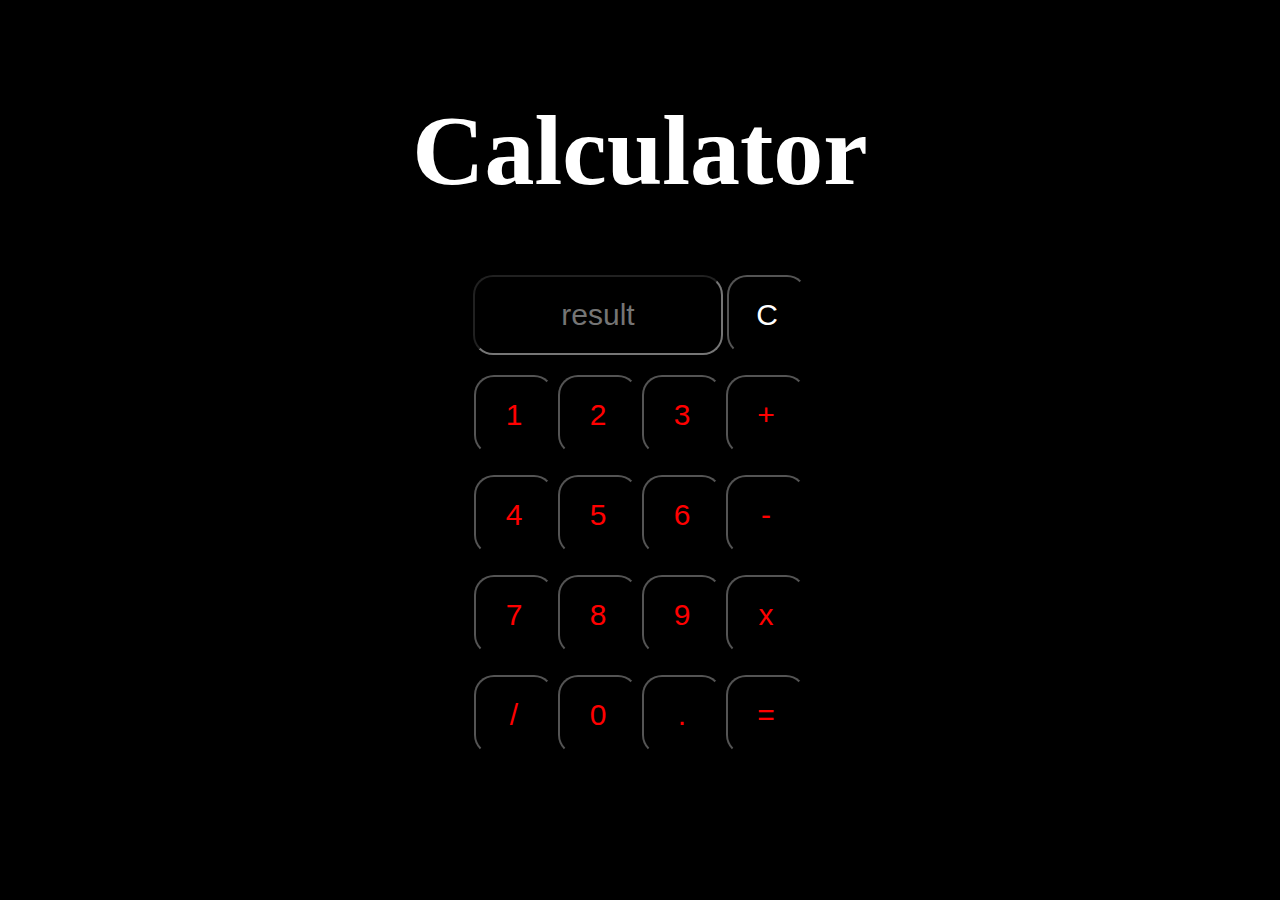
<file: Calculator/index.html>
<<!DOCTYPE html>
<html lang="en" dir="ltr">
  <head>
    <meta charset="utf-8">
    <title></title>
    <link rel="stylesheet" href="style.css">

  </head>
  <body>

    <h1 class="name">Calculator</h1>

    <div class="first">
        <input type="text" value=""  id="result"/ placeholder="result">
        <input class="a" type="button" value="C" onclick="clearScreen()" />
    </div>
    <div class="sec">
        <input type="button" value="1" onclick="ram(1)" />
        <input type="button" value="2" onclick="ram(2)"/>
        <input type="button" value="3" onclick="ram(3)"/>
        <input type="button" value="+" onclick="ram('+')"/>
    </div>
    <div class="third">
        <input type="button" value="4" onclick="ram(4)"/>
        <input type="button" value="5" onclick="ram(5)"/>
        <input type="button" value="6" onclick="ram(6)"/>
        <input type="button" value="-" onclick="ram('-')"/>
    </div>
    <div class="fourth">
        <input type="button" value="7" onclick="ram(7)"/>
        <input type="button" value="8" onclick="ram(8)"/>
        <input type="button" value="9" onclick="ram(9)"/>
        <input type="button" value="x" onclick="ram('*')"/>
    </div>
    <div class="fifth">
        <input type="button" value="/" onclick="ram('/')"/>
        <input type="button" value="0" onclick="ram(0)"/>
        <input type="button" value="." onclick="ram('.')"/>
        <input type="button" value="=" onclick="result.value= eval(result.value)"/>
    </div>

    <script type="text/javascript" src="script.js"></script>

  </body>
</html>
</file>
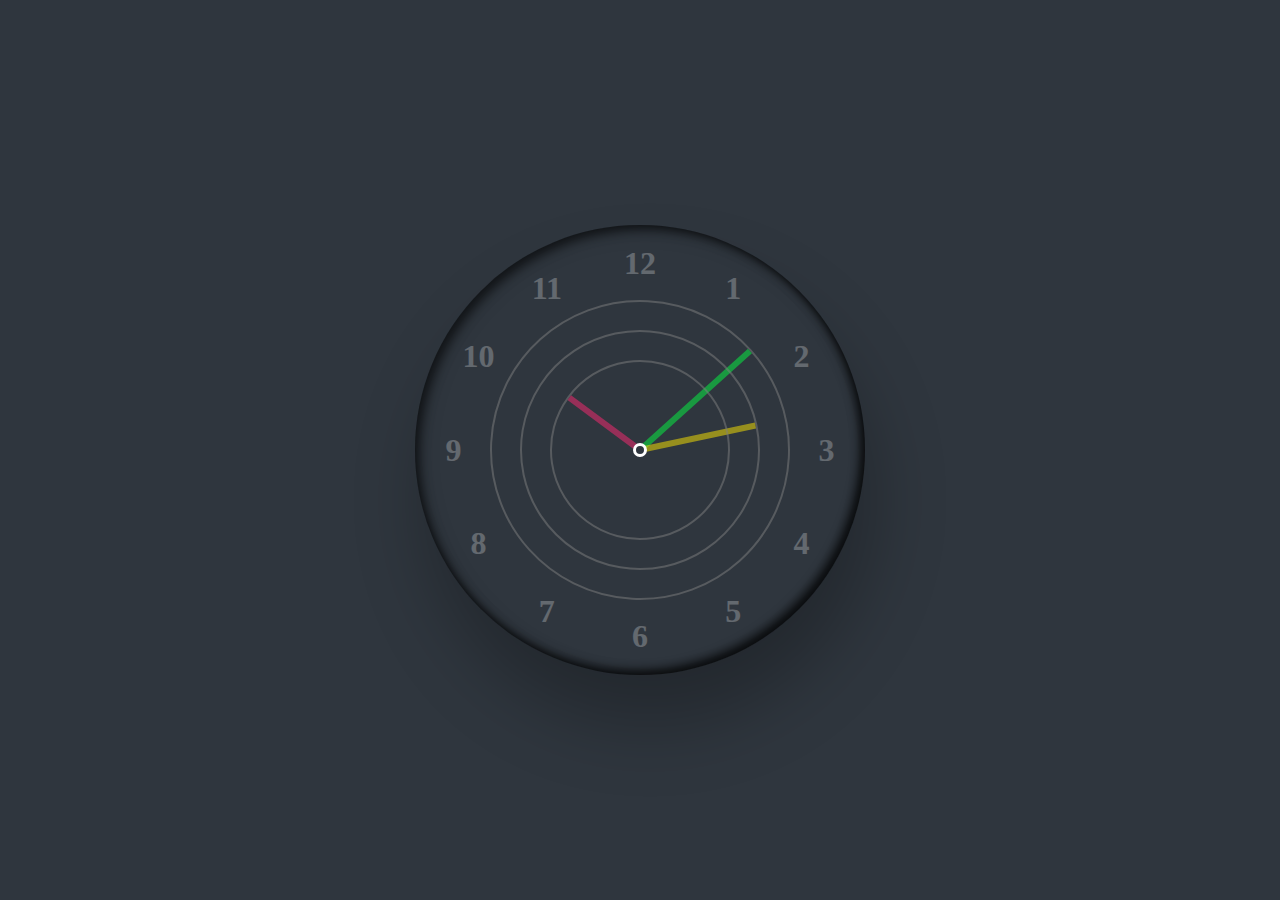
<file: Clock/index.html>
<!DOCTYPE html>
<html lang="en">
  <head>
    <meta charset="UTF-8" />
    <meta http-equiv="X-UA-Compatible" content="IE=edge" />
    <meta name="viewport" content="width=device-width, initial-scale=1.0" />
    <title>Clock</title>
    <link rel="stylesheet" href="Clock.css" />
  </head>
  <body>
    <div class="container">
      <div class="clock">
        <div class="circle" style="--br: #04fc43" id="sc"><i></i></div>
        <div class="circle circle2" style="--br: #fee800" id="mn"><i></i></div>
        <div class="circle circle3" style="--br: #ff2972" id="hr"><i></i></div>

        <span style="--i: 1"><b>1</b></span>
        <span style="--i: 2"><b>2</b></span>
        <span style="--i: 3"><b>3</b></span>
        <span style="--i: 4"><b>4</b></span>
        <span style="--i: 5"><b>5</b></span>
        <span style="--i: 6"><b>6</b></span>
        <span style="--i: 7"><b>7</b></span>
        <span style="--i: 8"><b>8</b></span>
        <span style="--i: 9"><b>9</b></span>
        <span style="--i: 10"><b>10</b></span>
        <span style="--i: 11"><b>11</b></span>
        <span style="--i: 12"><b>12</b></span>
      </div>
    </div>
    <script src="Clock.js"></script>
  </body>
</html>
</file>
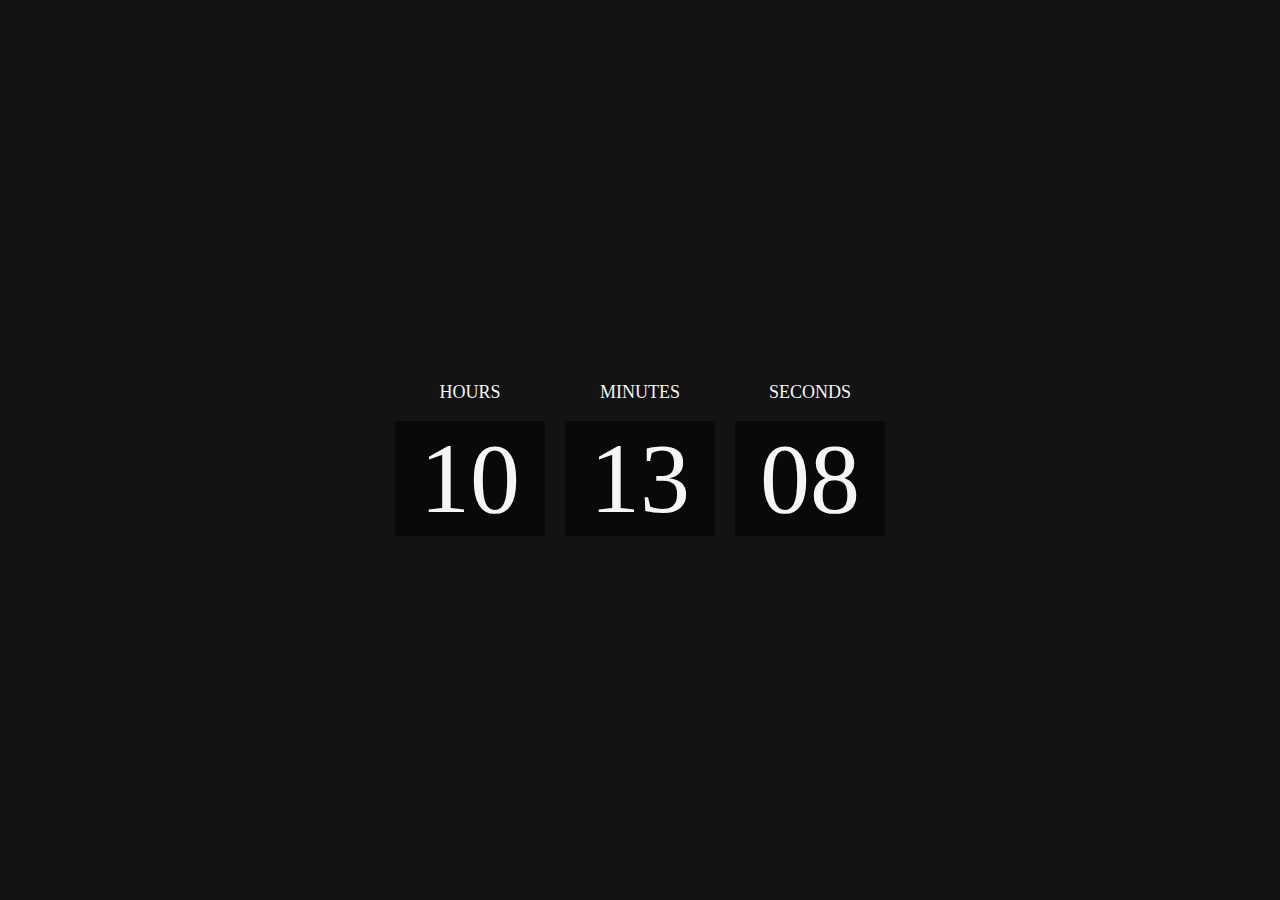
<file: digital clock/index.html>
<!DOCTYPE html>
<html lang="en">
  <head>
    <meta charset="UTF-8" />
    <meta name="viewport" content="width=device-width, initial-scale=1.0" />
    <title>Digital Clock</title>
    <link rel="stylesheet" href="style.css" />
  </head>
  <body>
    <div class="clock">
        <div>
            <p class="heading">Hours</p>
        <div  id="hoursTime" class="time">12</div>
      </div>
      <div>
        <p class="heading">Minutes</p>
        <div id="minutesTime" class="time">50</div>
    </div>
    <div>
        <p class="heading">Seconds</p>
        <div id="secondsTime" class="time">50</div>
    </div>
    </div>
    <script src="script.js"></script>
  </body>

</html>
</file>
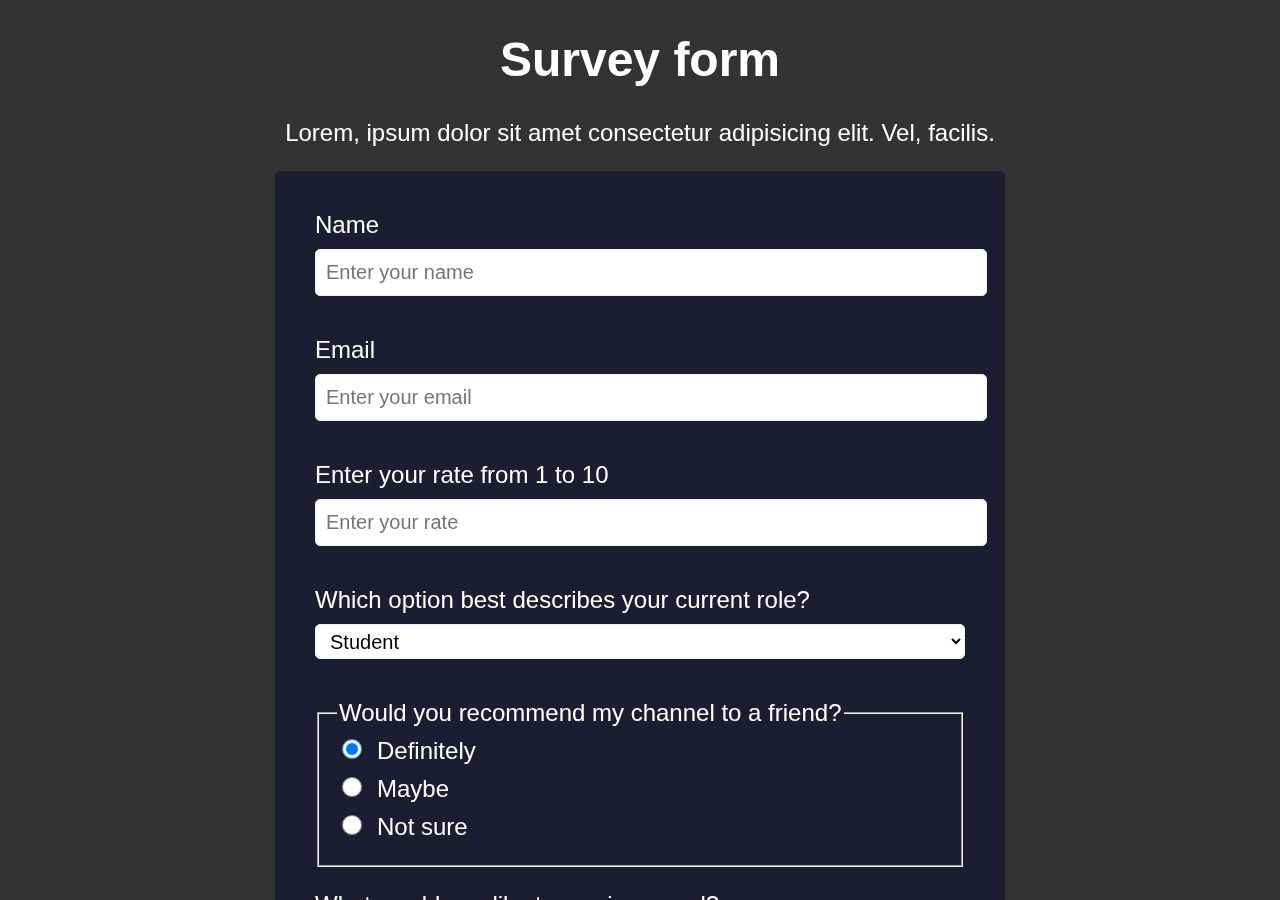
<file: form/form.html>
<!DOCTYPE html>
<html lang="en">
<head>
  <meta charset="UTF-8">
  <meta http-equiv="X-UA-Compatible" content="IE=edge">
  <meta name="viewport" content="width=device-width, initial-scale=1.0">
  <title>Survey form</title>
  <link rel="stylesheet" href="style.css">
</head>
<body>
  <div class="main">
 
    <h1 id="title">Survey form</h1>
    <p id="description">
     Lorem, ipsum dolor sit amet consectetur adipisicing elit. Vel, facilis.
    </p>
    
     <div class="main-content">
    <div class="form-content">
      <form id="survey-form">
        <label for="name" id="name-label">Name</label>
        <input id="name" type="text" required placeholder="Enter your name" />
        <label for="email" id="email-label">Email</label>
         <input id="email" type="email" required placeholder="Enter your email" />
        <label for="number" id="number-label">Enter your rate from 1 to 10</label>
         <input id="number" type="number" min="1" max="10" required placeholder="Enter your rate" />
        
        <label for="dropdown">Which option best describes your current role?</label>
        <select id="dropdown">
          <option value="studen">Student</option>
          <option value="full-time-learner">Full time learner</option>
          <option value="full-time-job">Full time job</option>
          <option value="prefer-not-to-say">Prefer not to say</option>
          <option value="other">Other</option>
        </select>
        
        <fieldset>
          <legend>Would you recommend my channel to a friend?</legend>
          <input type="radio" name="action" checked id="definitely" value="definitely" /><label for="definitely">Definitely</label><br />
          <input type="radio" name="action" id="maybe" value="maybe"  /><label for="maybe">Maybe</label><br />
          <input type="radio" name="action" id="not-sure" value="not-sure" /><label for="not-sure">Not sure</label><br />
        </fieldset>
  
          <p>What would you like to see improved?</p>
          <input type="checkbox" id="video-length" name="video-length" value="video-length">
          <label for="video-length">Video length</label><br>
          <input type="checkbox" id="content-quality" name="content-quality" value="content-quality">
          <label for="content-quality">Content quality</label><br>
          <input type="checkbox" id="more-videos" name="more-videos" value="more-videos">
          <label for="more-videos">Add more videos</label><br>
        
        
        <label for="comment">Any comments or suggestions?</label>
        <textarea rows="4" cols="50" id="comment">Enter your comment here...</textarea>
        
        <button type="submit" id="submit">Submit</button>
      </form>
    </div>
    </div>
  </div>
  
</body>
</html>
</file>
<file: Calculator/style.css>
body{
    background-color: black;
    text-align: center;
  }
  .name{
     font-family:"Josefin Sans";fantasy;
     font-size:100px;
     color:white
  }
  
  input{
    color: red;
    font-size:30px;
    cursor:pointer;
    width: 80px;
    height: 80px;
    background-color: black;
    border-radius: 20px;
    margin-left:0px;
  }
  .first,.sec,.third,.fourth,.fifth{
    margin-bottom: 20px;
  }
  input[type="text"]{
    width:250px;
    text-align:center;
  }
  input[type="button"]:hover{
    background-color: #A0A0A0;
  }
  .a{
    color: white;
  }
</file>
<file: Clock/Clock.css>
* {
    margin: 0;
    padding: 0;
    box-sizing: border-box;
}

body {
    display: flex;
    justify-content: center;
    align-items: center;
    min-height: 100vh;
    background: #2f363e;
    
}

.container {
    position: relative;
    width: 50%;
    height: 50%;


}

.clock {
    position: relative;
    margin: auto;
    width: 450px;
    height: 450px;
    background: #2f363e;
    border-radius: 50%;
    box-shadow: 10px 50px 70px rgba(0, 0, 0, 0.25), inset 5px 5px 10px rgba(0, 0, 0, 0.5), inset 5px 5px 20px rgba(0, 0, 0, 0.2), inset -5px -5px 10px rgba(0, 0, 0, 0.75);
    display: flex;
    justify-content: center;
    align-items: center;
}

.clock::before {
    content: "";
    position: absolute;
    width: 8px;
    height: 8px;
    background: #2f363e;
    border: 3px solid #fff;
    border-radius: 50%;
    z-index: 10000;
}

.clock span {
    position: absolute;
    inset: 20px;
    text-align: center;
    transform: rotate(calc(30deg*var(--i)));
    color: #fff;
}

.clock span b {
    font-size: 2em;
    opacity: 0.25;
    font-weight: 600;
    display: inline-block;
    transform: rotate(calc(-30deg * var(--i)));
}

.circle{
    position: absolute;
    width: 300px;
    height: 300px;
    display: flex;
    justify-content: center;
    align-items: flex-start;
    border: 2px solid gray;
    border-radius: 50%;
    opacity: 0.5;
    }

.circle i{
    position: absolute;
    width: 6px;
    height: 50%;
    background: var(--br);
}

.circle2{
width: 240px;
height: 240px;
}

.circle3{
    width: 180px;
    height: 180px;
}
</file>
<file: digital clock/style.css>
body{
    background: #131313;
}

.clock{
    position: absolute;
    top: 50%;
    left: 50%;
    transform: translateX(-50%) translateY(-50%);
    display: flex;
    
}

.heading{
    color: #f5f5f5;
    font-size: 18px;
    text-transform: uppercase;
    text-align: center;
}

.time{
    background: #090909;
    color: #f5f5f5;
    font-size: 100px;
    width: 150px;
    margin:  0 10px;
    text-align: center;
}
</file>
<file: form/style.css>
body {
    font-family: 'Lato', 'Lucida Grande', 'Lucida Sans Unicode', Tahoma, Sans-Serif;
}

.main {
    background-image: url(https://1111arts.org/wp-content/uploads/2017/10/programming-code-abstract-technology-background-software-1024x756.jpg);
  position: fixed;
  top: 0;
  left: 0;
  bottom: 0;
  right: 0;
  color: #ffffff;
  overflow-y: scroll;
  font-size: 24px
}

.main::after {
content: "";
  background-color: rgb(0, 0, 0,.8);
  position: fixed;
  top: 0;
  left: 0;
  right: 0;
  bottom: 0;
}

.main > h1,
.main > p {
text-align: center;
font-family: 35px;
z-index: 2;
position: relative
}

.main-content {
background-color: rgb(27, 27, 50, .9);
  max-width: 650px;
  display: flex;
  flex-direction: column;
  padding: 40px;
  margin: 0 auto;
margin-bottom: 40px;
  border-radius: 5px;
  z-index: 2;
  position: relative;

}

#name, #email, #number, #dropdown, #comment {
  display: block;
  width: 100%;
  height: 35px;
  padding: 5px 10px;
  color: #000000;
  background-color: #ffffff;
  border: 1px solid #eeeeee;
  border-radius: 5px;
  font-size: 20px;
  margin-bottom: 40px;
}

label[for=name], 
label[for=email],
label[for=number],
label[for=dropdown],
label[for=comment] {
margin-bottom: 10px;
display: inline-block;
}

#video-length, 
#content-quality,
#more-videos,
fieldset input {
height: 20px;
width: 20px;
margin-right: 15px;
margin-bottom: 15px;
}

#comment {
min-height: 180px;
}

label[for=comment]{
margin-top: 30px
}

#submit {
display: block;
width: 100%;
padding: 0.75rem;
background: #37af65;
border-radius: 2px;
cursor: pointer;
border: 0;
color: #ffffff;
font-size: 20px;
}
</file>
